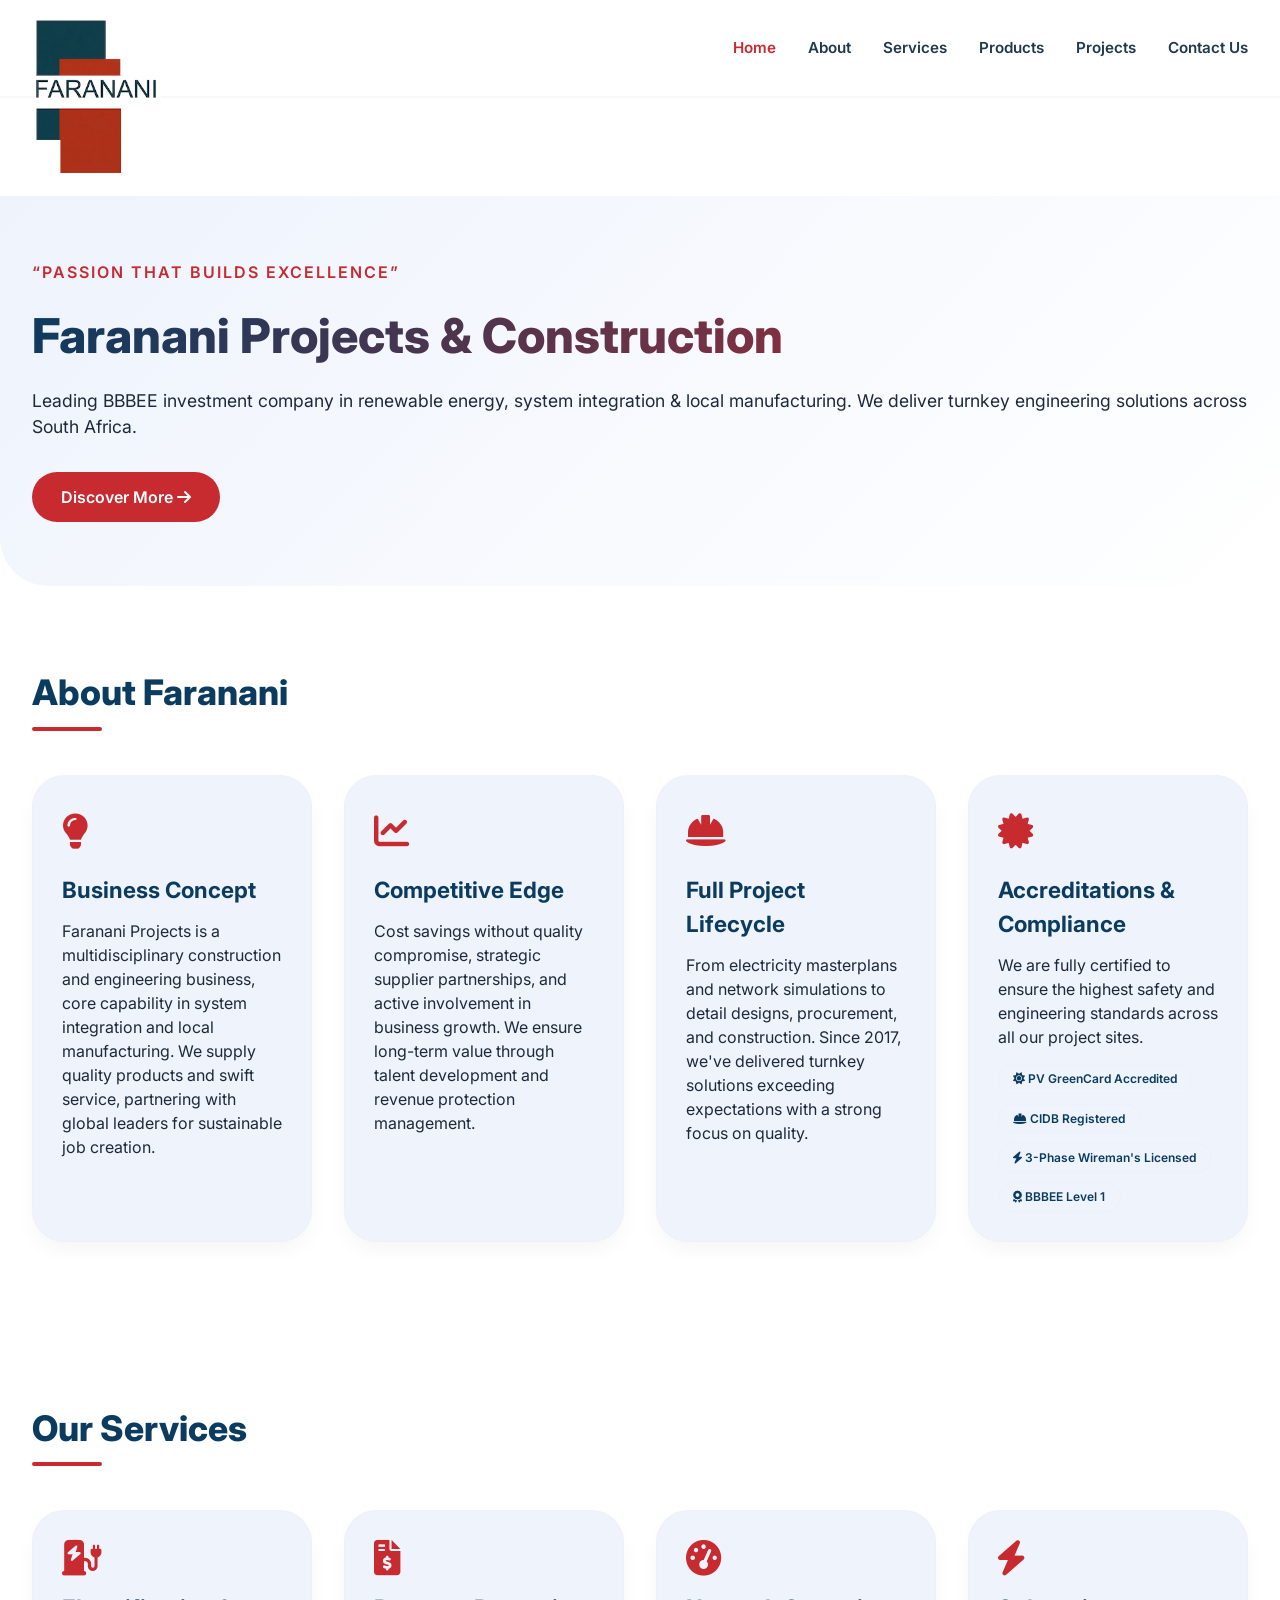
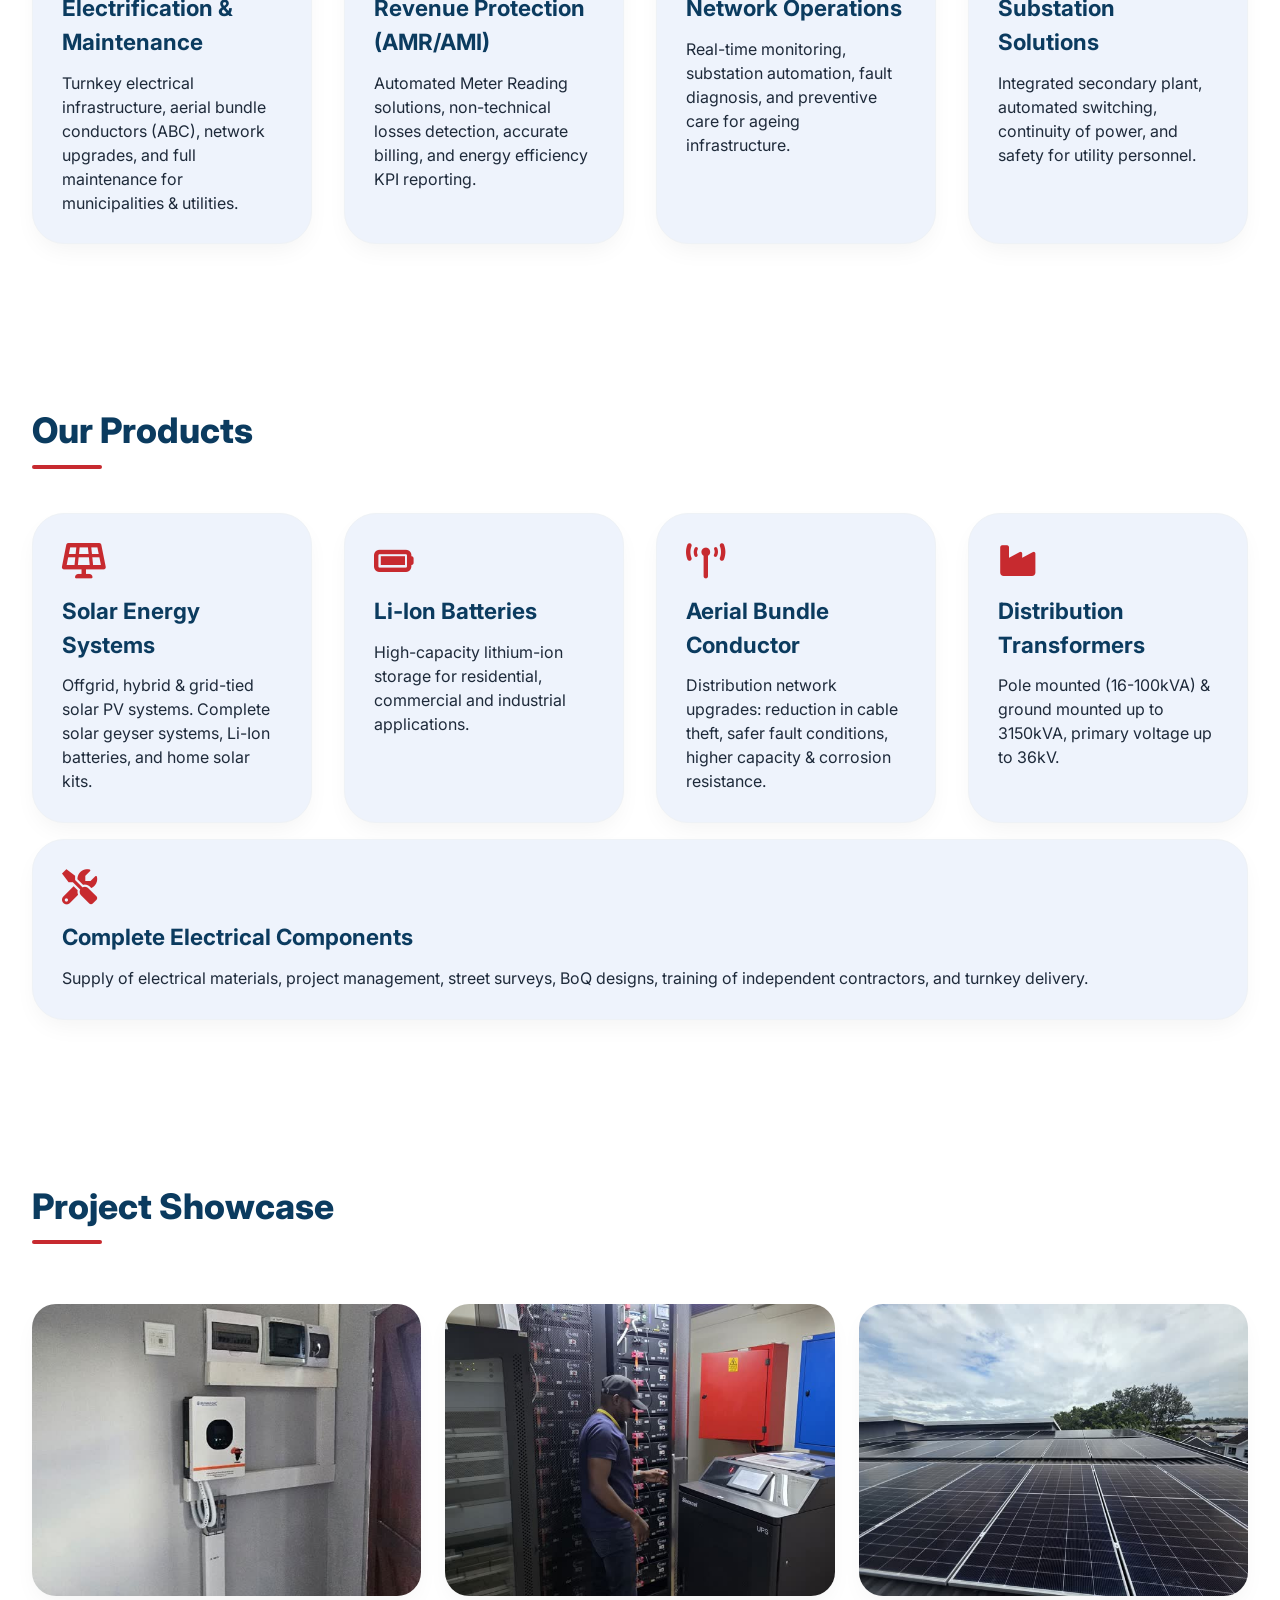
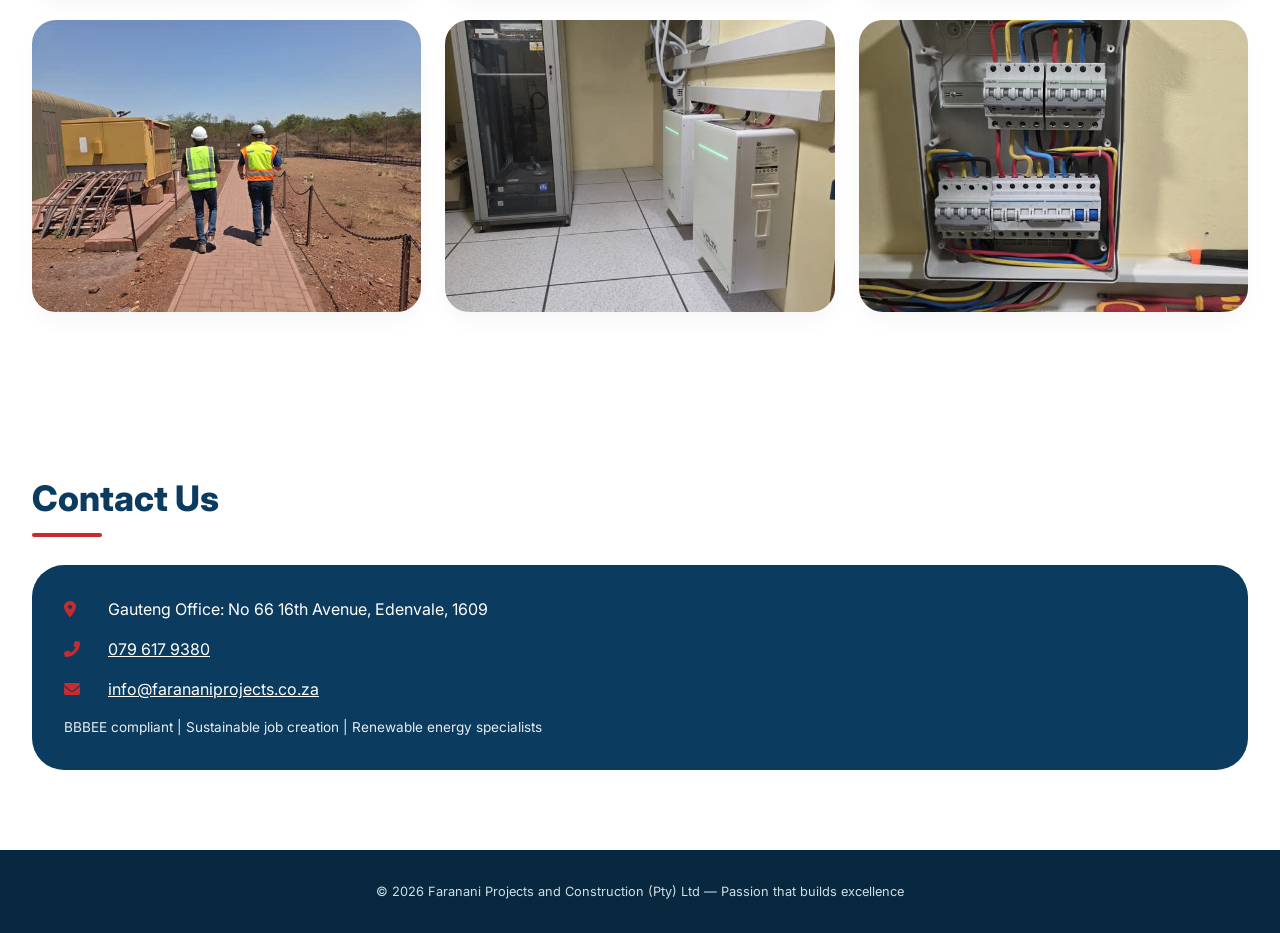
<file: index.html>
<!DOCTYPE html>
<html lang="en">
<head>
  <meta charset="UTF-8">
  <meta name="viewport" content="width=device-width, initial-scale=1.0, viewport-fit=cover">
  <title>Faranani Projects | Engineering Excellence</title>
  <link rel="icon" type="image/png" href="src/favicon.png">
  <link rel="apple-touch-icon" href="src/favicon.png">
  <!-- Google Fonts & Font Awesome -->
  <link href="https://fonts.googleapis.com/css2?family=Inter:opsz,wght@14..32,300;14..32,400;14..32,500;14..32,600;14..32,700;14..32,800&display=swap" rel="stylesheet">
  <link rel="stylesheet" href="https://cdnjs.cloudflare.com/ajax/libs/font-awesome/6.0.0-beta3/css/all.min.css">
  <link rel="stylesheet" href="Css/style.css">
</head>
<body>

<nav class="navbar" id="navbar">
  <div class="nav-container">
    <div class="logo-area">
      <div class="logo-wrapper">
  <img src="src/Logo.webp" alt="Company Logo" class="logo-img" />
</div>
    </div>
    <button class="mobile-menu-btn" id="mobileMenuBtn"><i class="fas fa-bars"></i></button>
    <ul class="nav-links" id="navLinks">
      <li><a href="#home" class="nav-link active">Home</a></li>
      <li><a href="#about" class="nav-link">About</a></li>
      <li><a href="#services" class="nav-link">Services</a></li>
      <li><a href="#products" class="nav-link">Products</a></li>
      <li><a href="#projects" class="nav-link">Projects</a></li>
      <li><a href="#contact" class="nav-link">Contact Us</a></li>
    </ul>
  </div>
</nav>

<!-- Hero Section (Home) -->
<section id="home" class="hero">
  <div class="hero-content">
    <div class="hero-text">
      <div class="tagline">“PASSION THAT BUILDS EXCELLENCE”</div>
      <h1>Faranani Projects & Construction</h1>
      <p style="font-size: 1.1rem; margin: 1rem 0;">Leading BBBEE investment company in renewable energy, system integration & local manufacturing. We deliver turnkey engineering solutions across South Africa.</p>
      <a href="#about" class="btn-red">Discover More <i class="fas fa-arrow-right"></i></a>
    </div>
  </div>
</section>

<!-- About Section -->
<section id="about">
  <h2 class="section-title">About Faranani</h2>
  <div class="grid-2">
    <div class="card fade-up">
      <div class="card-icon"><i class="fa-solid fa-lightbulb"></i></div>
      <h3>Business Concept</h3>
      <p>Faranani Projects is a multidisciplinary construction and engineering business, core capability in system integration and local manufacturing. We supply quality products and swift service, partnering with global leaders for sustainable job creation.</p>
    </div>
    <div class="card fade-up">
      <div class="card-icon"><i class="fas fa-chart-line"></i></div>
      <h3>Competitive Edge</h3>
      <p>Cost savings without quality compromise, strategic supplier partnerships, and active involvement in business growth. We ensure long-term value through talent development and revenue protection management.</p>
    </div>
    <div class="card fade-up">
      <div class="card-icon"><i class="fas fa-hard-hat"></i></div>
      <h3>Full Project Lifecycle</h3>
      <p>From electricity masterplans and network simulations to detail designs, procurement, and construction. Since 2017, we've delivered turnkey solutions exceeding expectations with a strong focus on quality.</p>
    </div>
    <div class="card fade-up">
      <div class="card-icon"><i class="fas fa-certificate"></i></div>
      <h3>Accreditations & Compliance</h3>
      <p>We are fully certified to ensure the highest safety and engineering standards across all our project sites.</p>
      <div class="badge-list">
        <span class="badge"><i class="fas fa-sun"></i> PV GreenCard Accredited</span>
        <span class="badge"><i class="fas fa-hard-hat"></i> CIDB Registered</span>
        <span class="badge"><i class="fas fa-bolt"></i> 3-Phase Wireman's Licensed</span>
        <span class="badge"><i class="fas fa-award"></i> BBBEE Level 1</span>
      </div>
    </div>
  </div>
</section>

<!-- Services Section -->
<section id="services">
  <h2 class="section-title">Our Services</h2>
  <div class="services-grid">
    <div class="card fade-up">
      <i class="fas fa-charging-station card-icon"></i>
      <h3>Electrification & Maintenance</h3>
      <p>Turnkey electrical infrastructure, aerial bundle conductors (ABC), network upgrades, and full maintenance for municipalities & utilities.</p>
    </div>
    <div class="card fade-up">
      <i class="fa-solid fa-file-invoice-dollar card-icon"></i>
      <h3>Revenue Protection (AMR/AMI)</h3>
      <p>Automated Meter Reading solutions, non-technical losses detection, accurate billing, and energy efficiency KPI reporting.</p>
    </div>
    <div class="card fade-up">
      <i class="fas fa-tachometer-alt card-icon"></i>
      <h3>Network Operations</h3>
      <p>Real-time monitoring, substation automation, fault diagnosis, and preventive care for ageing infrastructure.</p>
    </div>
    <div class="card fade-up">
      <i class="fas fa-bolt card-icon"></i>
      <h3>Substation Solutions</h3>
      <p>Integrated secondary plant, automated switching, continuity of power, and safety for utility personnel.</p>
    </div>
  </div>
</section>

<!-- Products Section -->
<section id="products">
  <h2 class="section-title">Our Products</h2>
  <div class="products-grid">
    <div class="card fade-up">
      <i class="fas fa-solar-panel card-icon"></i>
      <h3>Solar Energy Systems</h3>
      <p>Offgrid, hybrid & grid-tied solar PV systems. Complete solar geyser systems, Li-Ion batteries, and home solar kits.</p>
    </div>
    <div class="card fade-up">
      <i class="fas fa-battery-full card-icon"></i>
      <h3>Li-Ion Batteries</h3>
      <p>High-capacity lithium-ion storage for residential, commercial and industrial applications.</p>
    </div>
    <div class="card fade-up">
      <i class="fa-solid fa-tower-broadcast card-icon"></i>
      <h3>Aerial Bundle Conductor</h3>
      <p>Distribution network upgrades: reduction in cable theft, safer fault conditions, higher capacity & corrosion resistance.</p>
    </div>
    <div class="card fade-up">
      <i class="fas fa-industry card-icon"></i>
      <h3>Distribution Transformers</h3>
      <p>Pole mounted (16-100kVA) & ground mounted up to 3150kVA, primary voltage up to 36kV.</p>
    </div>
  </div>
  <div class="card fade-up" style="margin-top: 1rem;">
    <i class="fas fa-screwdriver-wrench card-icon"></i>
    <h3>Complete Electrical Components</h3>
    <p>Supply of electrical materials, project management, street surveys, BoQ designs, training of independent contractors, and turnkey delivery.</p>
  </div>
</section>

<!-- Projects Section -->
<section id="projects">
  <h2 class="section-title">Project Showcase</h2>
  <div class="gallery-grid">
    <div class="gallery-item fade-up">
      <img src="src/fotos/IMG-20260320-WA0054.jpg" alt="Renewable Energy Solutions">
      <div class="gallery-overlay">
        <h4>Renewable Solutions</h4>
        <p>Sustainable energy integration for long-term power security.</p>
      </div>
    </div>
    <div class="gallery-item fade-up">
      <img src="src/fotos/IMG-20260320-WA0096.jpg" alt="Power Systems & UPS">
      <div class="gallery-overlay">
        <h4>Power Systems</h4>
        <p>Advanced energy storage and UPS system installation.</p>
      </div>
    </div>
    <div class="gallery-item fade-up">
      <img src="src/fotos/IMG-20260320-WA0042.jpg" alt="Construction Management">
      <div class="gallery-overlay">
        <h4>Construction</h4>
        <p>On-site management and engineering excellence.</p>
      </div>
    </div>
    <div class="gallery-item fade-up">
      <img src="src/fotos/IMG-20260320-WA0106.jpg" alt="Specialized Engineering">
      <div class="gallery-overlay">
        <h4>Technical Services</h4>
        <p>Specialized installation of electrical components.</p>
      </div>
    </div>
    <div class="gallery-item fade-up">
      <img src="src/fotos/IMG-20260320-WA0025.jpg" alt="Site Survey & Planning">
      <div class="gallery-overlay">
        <h4>Site Planning</h4>
        <p>Masterplan development and comprehensive surveys.</p>
      </div>
    </div>
    <div class="gallery-item fade-up">
      <img src="src/fotos/IMG-20260320-WA0045.jpg" alt="Electrical Infrastructure">
      <div class="gallery-overlay">
        <h4>Network Upgrades</h4>
        <p>Distribution network upgrades and ABC cabling solutions.</p>
      </div>
    </div>
  </div>
</section>

<!-- Contact Section -->
<section id="contact">
  <h2 class="section-title">Contact Us</h2>
  <div class="contact-block fade-up">
    <div class="contact-line"><i class="fas fa-map-marker-alt"></i> <span>Gauteng Office: No 66 16th Avenue, Edenvale, 1609</span></div>
    <div class="contact-line"><i class="fas fa-phone-alt"></i><span><a href="tel:0796179380" style="text-decoration: underline;">079 617 9380</a></span></div>
    <div class="contact-line"><i class="fas fa-envelope"></i><span><a href="mailto:info@farananiprojects.co.za" style="color: inherit; text-decoration: underline;">info@farananiprojects.co.za</a></span></div>
    <div style="margin-top: 1rem; font-size: 0.85rem; opacity: 0.9;">BBBEE compliant | Sustainable job creation | Renewable energy specialists</div>
  </div>
</section>

<footer>
  © 2026 Faranani Projects and Construction (Pty) Ltd — Passion that builds excellence
</footer>

<script src="Js/main.js" defer></script>
</body>
</html>
</file>
<file: Css/style.css>
* {
  margin: 0;
  padding: 0;
  box-sizing: border-box;
}

body {
  font-family: 'Inter', sans-serif;
  background-color: #ffffff;
  color: #1e2a3a;
  line-height: 1.5;
  scroll-behavior: smooth;
}

/* Color Scheme: White, Blue (#0b3b5f), Red (#c72a2f) */
:root {
  --primary-blue: #0b3b5f;
  --primary-red: #c72a2f;
  --blue-light: #eef3fc;
  --blue-dark: #07283f;
  --gray-light: #f8fafc;
  --shadow-sm: 0 10px 25px -5px rgba(0, 0, 0, 0.05);
}

/* Navbar */
.navbar {
  position: sticky;
  top: 0;
  z-index: 1000;
  background: rgba(255, 255, 255, 0.98);
  backdrop-filter: blur(8px);
  box-shadow: 0 1px 3px rgba(0,0,0,0.05);
  padding: 0.8rem 2rem;
  transition: all 0.3s ease;
}
.nav-container {
  max-width: 1280px;
  margin: 0 auto;
  display: flex;
  align-items: center;
  justify-content: space-between;
  flex-wrap: wrap;
}
.logo-area {
  position: relative;
  height: 70px; /* navbar height */
}

.logo-wrapper {
  position: absolute;
  top: 5px; /* shift down slightly */
  left: 0;
  transform: translateY(0); /* remove negative translate to stop top clipping */
  z-index: 10;
  transition: opacity 0.3s ease, transform 0.3s ease;
}

.logo-wrapper.hide {
  opacity: 0;
  transform: translateY(-100%); /* push out of view when scrolling */
  pointer-events: none;
}

.logo-img {
  height: 160px; /* reduced height to fit better */
  width: auto;
  display: block;
  transition: transform 0.35s ease;
}
.logo-placeholder {
  border: 2px dashed var(--primary-red);
  border-radius: 40px;
  padding: 0.4rem 1rem;
  font-size: 0.8rem;
  font-weight: 600;
  color: var(--primary-blue);
  background: white;
  transition: 0.2s;
}
.logo-placeholder i {
  color: var(--primary-red);
  margin-right: 6px;
}
.nav-links {
  display: flex;
  gap: 2rem;
  list-style: none;
}
.nav-links a {
  text-decoration: none;
  font-weight: 600;
  color: #1f3a4b;
  transition: 0.2s;
  font-size: 0.95rem;
}
.nav-links a:hover, .nav-links a.active {
  color: var(--primary-red);
}
.mobile-menu-btn {
  display: none;
  font-size: 1.6rem;
  background: none;
  border: none;
  color: var(--primary-blue);
  cursor: pointer;
}

/* Sections */
section {
  padding: 5rem 2rem;
  max-width: 1280px;
  margin: 0 auto;
  scroll-margin-top: 100px; /* Fixes titles being cut off by sticky navbar */
}
#contact {
  scroll-margin-top: 0; /* Exclude contact as requested */
}
.section-title {
  font-size: 2.2rem;
  font-weight: 800;
  margin-bottom: 2.5rem;
  position: relative;
  display: inline-block;
  color: var(--primary-blue);
}
.section-title:after {
  content: '';
  position: absolute;
  bottom: -12px;
  left: 0;
  width: 70px;
  height: 4px;
  background: var(--primary-red);
  border-radius: 4px;
}
.hero {
  background: linear-gradient(135deg, var(--blue-light) 0%, #ffffff 100%);
  border-radius: 0 0 3rem 3rem;
  padding: 4rem 2rem;
  margin-top: 100px; /* to account for logo overlap */
}
.hero-content {
  max-width: 1280px;
  margin: 0 auto;
  display: flex;
  flex-wrap: wrap;
  align-items: center;
  gap: 2rem;
}
.hero-text {
  flex: 1;
}
.hero h1 {
  font-size: 3rem;
  font-weight: 800;
  background: linear-gradient(125deg, var(--primary-blue), var(--primary-red));
  -webkit-background-clip: text;
  background-clip: text;
  color: transparent;
  margin-bottom: 1rem;
}
.tagline {
  font-size: 1rem;
  letter-spacing: 2px;
  text-transform: uppercase;
  color: var(--primary-red);
  font-weight: 600;
  margin-bottom: 1rem;
}
.btn-red {
  display: inline-block;
  background: var(--primary-red);
  color: white;
  padding: 0.8rem 1.8rem;
  border-radius: 40px;
  font-weight: 600;
  text-decoration: none;
  margin-top: 1rem;
  transition: 0.2s;
  border: none;
  cursor: pointer;
}
.btn-red:hover {
  background: #a81e22;
  transform: translateY(-2px);
}
.hero-stock {
  flex: 1;
  display: flex;
  gap: 1rem;
  justify-content: center;
}
.stock-img {
  width: 140px;
  height: 140px;
  object-fit: cover;
  border-radius: 28px;
  box-shadow: var(--shadow-sm);
  border: 3px solid white;
}

/* Cards */
.grid-2, .services-grid, .products-grid {
  display: grid;
  grid-template-columns: repeat(auto-fit, minmax(280px, 1fr));
  gap: 2rem;
  margin-top: 1rem;
}
.card {
  background: var(--blue-light);
  border-radius: 2rem;
  padding: 1.8rem;
  box-shadow: var(--shadow-sm);
  transition: all 0.2s;
  border: 1px solid #eef2f6;
}
.card:hover {
  transform: translateY(-5px);
  box-shadow: 0 20px 30px -12px rgba(0,0,0,0.1);
  border-color: var(--primary-red);
}
.card-icon {
  font-size: 2.2rem;
  color: var(--primary-red);
  margin-bottom: 1rem;
}
.card h3 {
  font-size: 1.4rem;
  margin-bottom: 0.75rem;
  color: var(--primary-blue);
}
.badge-list {
  display: flex;
  flex-wrap: wrap;
  gap: 0.6rem;
  margin-top: 1rem;
}
.badge {
  background: var(--blue-light);
  padding: 0.3rem 0.9rem;
  border-radius: 40px;
  font-size: 0.75rem;
  font-weight: 600;
  color: var(--primary-blue);
  border: 1px solid #eef2f6;
}

/* About extra */
.leader-card {
  display: flex;
  gap: 1.5rem;
  align-items: center;
  flex-wrap: wrap;
  background: var(--blue-light);
  border-radius: 2rem;
  padding: 1.8rem;
  margin-top: 2rem;
}
.leader-img {
  width: 100px;
  height: 100px;
  border-radius: 50%;
  object-fit: cover;
  border: 3px solid var(--primary-red);
}
/* Contact */
.contact-block {
  background: var(--primary-blue);
  border-radius: 2rem;
  padding: 2rem;
  color: white;
}
.contact-line {
  display: flex;
  align-items: center;
  gap: 1rem;
  margin-bottom: 1rem;
  
}
.contact-line i {
  width: 28px;
  color: var(--primary-red);
}
.contact-line a[href^="tel"] {
    color: inherit;
    text-decoration: none;
}
footer {
  text-align: center;
  padding: 2rem;
  background: var(--blue-dark);
  color: #cddfe7;
  font-size: 0.8rem;
}

/* Gallery Section */
.gallery-grid {
  display: grid;
  grid-template-columns: repeat(3, 1fr);
  gap: 1.5rem;
  margin-top: 2rem;
}
.gallery-item {
  position: relative;
  border-radius: 1.5rem;
  overflow: hidden;
  aspect-ratio: 4/3;
  box-shadow: var(--shadow-sm);
  cursor: pointer;
}
.gallery-item img {
  width: 100%;
  height: 100%;
  object-fit: cover;
  transition: transform 0.5s ease;
}
.gallery-item:hover img {
  transform: scale(1.1);
}
.gallery-overlay {
  position: absolute;
  bottom: 0;
  left: 0;
  right: 0;
  background: linear-gradient(transparent, rgba(11, 59, 95, 0.9));
  padding: 1.5rem;
  color: white;
  opacity: 0;
  transition: opacity 0.3s ease;
}
.gallery-item:hover .gallery-overlay {
  opacity: 1;
}
.gallery-overlay h4 {
  font-size: 1.1rem;
  margin-bottom: 0.2rem;
}
.gallery-overlay p {
  font-size: 0.85rem;
  opacity: 0.8;
}

/* Mobile */
@media (max-width: 1024px) {
  .gallery-grid {
    grid-template-columns: repeat(2, 1fr);
  }
}
@media (max-width: 768px) {
  .nav-links {
    display: none;
    width: 100%;
    flex-direction: column;
    gap: 1rem;
    padding: 1rem 0;
  }
  .nav-links.show {
    display: flex;
    padding-top: 60px; /* Push items down to clear the overhanging logo */
  }
  .mobile-menu-btn {
    display: block;
  }
  .navbar {
    padding: 0.8rem 1.2rem;
  }
  .logo-img {
    height: 120px; /* Smaller logo on mobile to save space */
  }
  .hero h1 {
    font-size: 2rem;
  }
  .hero {
    margin-top: 40px; /* Reduced from 100px */
    padding: 2rem 1.2rem; /* Tighter vertical padding */
  }
  section {
    padding: 3rem 1.2rem;
  }
  .section-title {
    font-size: 1.8rem;
  }
  .gallery-grid {
    grid-template-columns: 1fr;
  }
}

.fade-up {
  opacity: 0;
  transform: translateY(20px);
  transition: opacity 0.6s ease, transform 0.6s ease;
}
.fade-up.visible {
  opacity: 1;
  transform: translateY(0);
}
</file>
